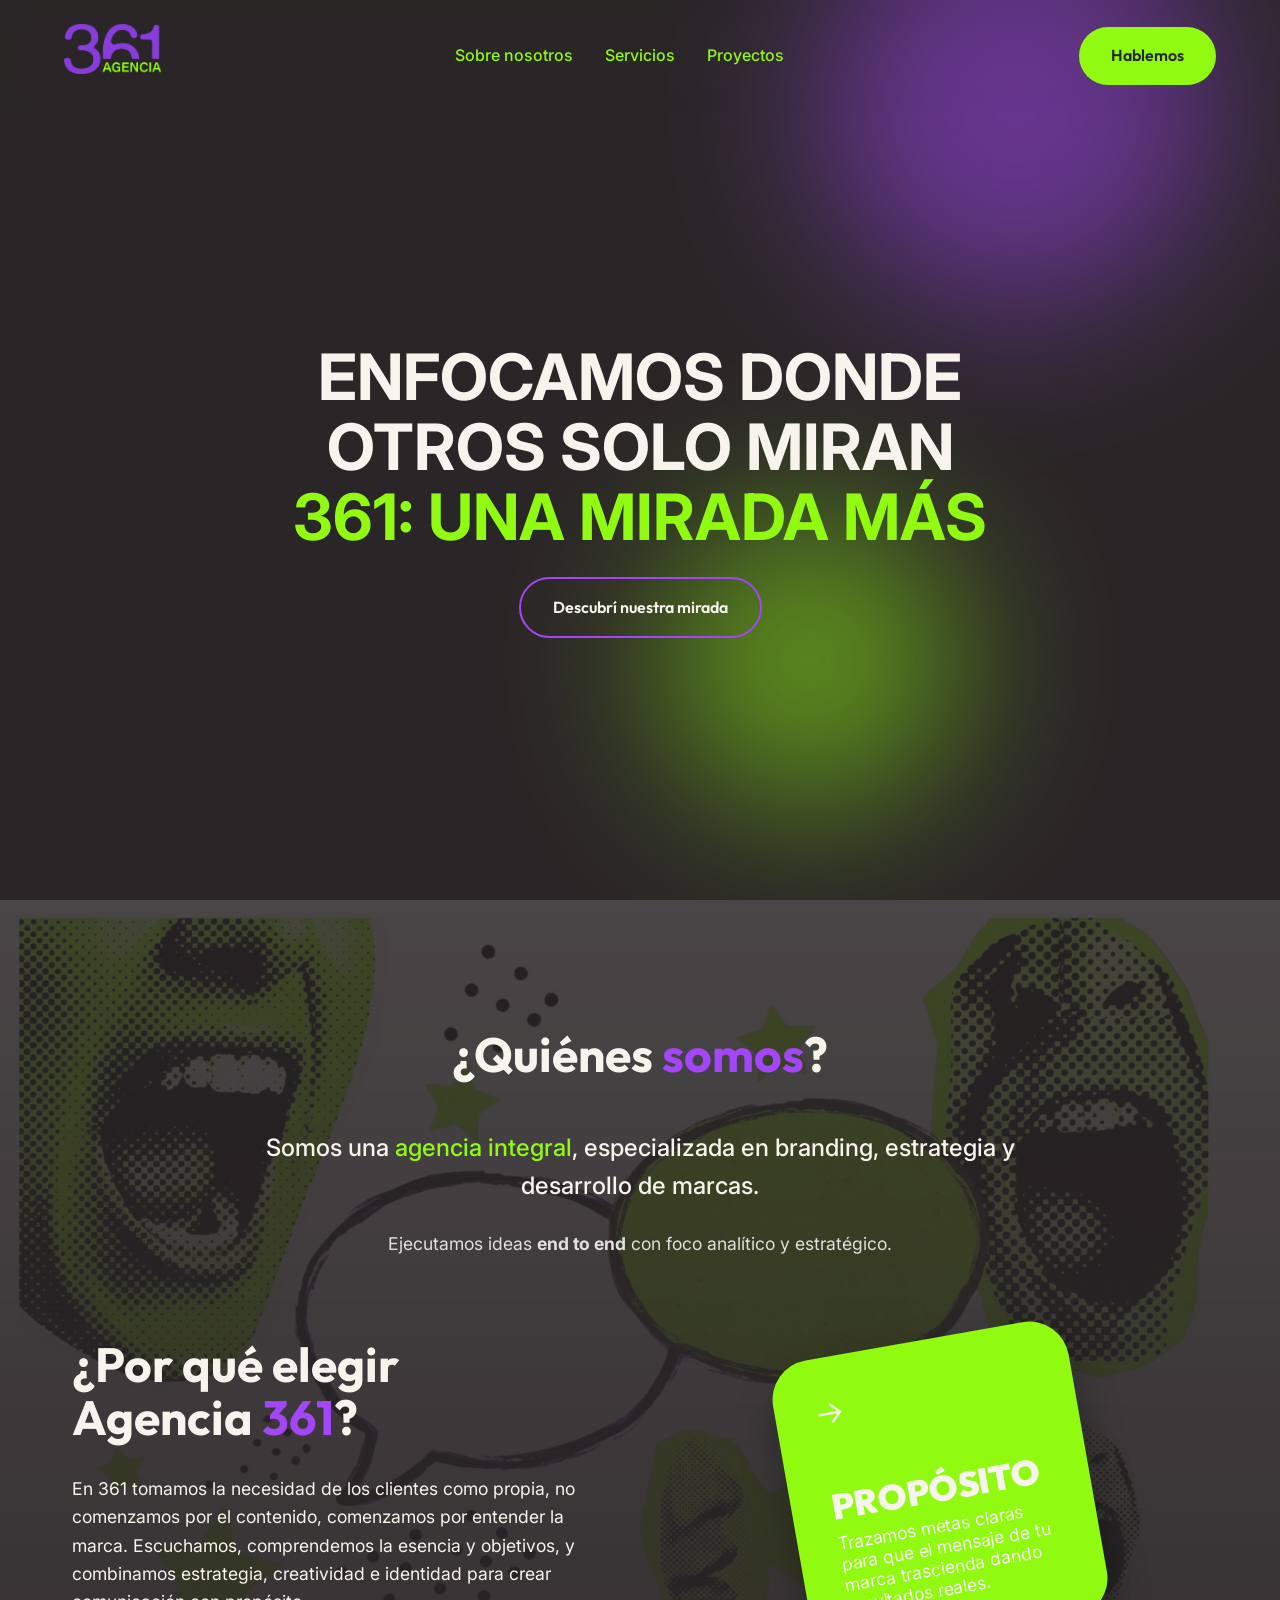
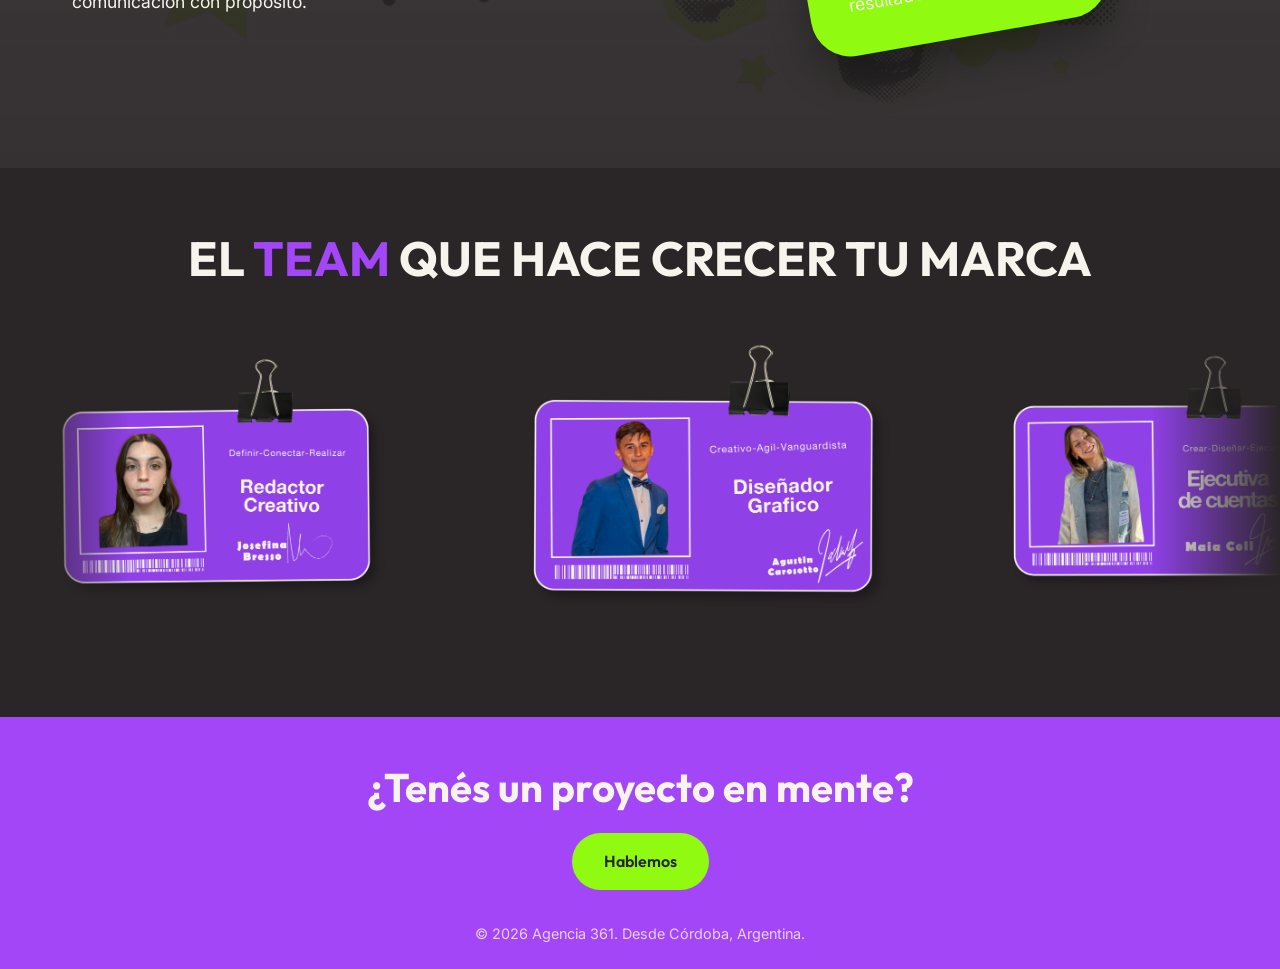
<file: index.html>
<!DOCTYPE html>
<html lang="es">

<head>
    <meta charset="UTF-8">
    <meta name="viewport" content="width=device-width, initial-scale=1.0">
    <title>361 Agencia | Una mirada más</title>
    <link rel="stylesheet" href="style.css">
    <link rel="preconnect" href="https://fonts.googleapis.com">
    <link rel="preconnect" href="https://fonts.gstatic.com" crossorigin>
    <link href="https://fonts.googleapis.com/css2?family=Inter:wght@400;500&family=Outfit:wght@700;900&display=swap"
        rel="stylesheet">
    <script src="https://cdnjs.cloudflare.com/ajax/libs/gsap/3.12.5/gsap.min.js"></script>
    <script src="main.js"></script>
</head>

<body>
    <!-- Cursor personalizado -->
    <div id="cursor"></div>

    <!-- Navegación -->
    <nav class="navbar">
        <div class="logo">
            <a href="index.html"><img src="img/PRINC - COLOR.png" alt="361 Agencia"></a>
        </div>
        <ul class="nav-links">
            <!-- Actualizamos el link al nuevo ID -->
            <li><a href="#sobre-nosotros">Sobre nosotros</a></li>
            <li><a href="servicios.html">Servicios</a></li>
            <li><a href="proyectos.html">Proyectos</a></li>
        </ul>
        <a href="https://whatsapp.com" class="btn-primary">Hablemos</a>
    </nav>

    <!-- Hero Section -->
    <header class="hero section-reveal">
        <div class="hero-content">
            <h1>Enfocamos donde otros solo miran<br><span class="highlight-green">361: una mirada más</span></h1>
            <a href="#sobre-nosotros" class="btn-secondary">Descubrí nuestra mirada</a>
        </div>
        <!-- Elementos decorativos (Blobs) -->
        <div class="blob blob-purple"></div>
        <div class="blob blob-green"></div>
    </header>

    <!-- SOBRE NOSOTROS (Unificado: Filosofía + Misión/Visión) -->
    <section id="sobre-nosotros" class="about-us section-reveal">
        <div class="container">

            <!-- 1. Bloque Introductorio Centrado -->
            <div style="text-align: center; margin-bottom: 5rem;">
                <h2 class="section-title">¿Quiénes <span class="highlight-purple">somos</span>?</h2>
                <p class="large-text" style="max-width: 800px; margin: 0 auto 1.5rem;">
                    Somos una <span class="highlight-green">agencia integral</span>, especializada en branding,
                    estrategia y desarrollo de marcas.
                </p>
                <p style="max-width: 800px; margin: 0 auto; color: #e0e0e0; font-size: 1.1rem;">
                    Ejecutamos ideas <strong>end to end</strong> con foco analítico y estratégico.
                </p>
            </div>

            <!-- 2. Bloque Dividido (Misión y Visión) -->
            <div class="split-layout">
                <div class="split-text">
                    <!-- Sobrescribimos el centrado global para que este título quede a la izquierda -->
                    <h2 class="section-title" style="text-align: left; margin-bottom: 2rem;">¿Por qué elegir<br> Agencia
                        <span class="highlight-purple">361</span>?</h2>
                    <p>En 361 tomamos la necesidad de los clientes como propia, no comenzamos por el contenido,
                        comenzamos por entender la marca. Escuchamos,
                        comprendemos la esencia y objetivos, y combinamos estrategia, creatividad e identidad para crear
                        comunicación con propósito.</p>
                </div>
                <div class="split-visual">
                    <div class="split-visual">
                        <div class="box-361" id="valores-box">
                            <!-- El contenido se inyectará dinámicamente con JS -->
                            <div class="valores-content" id="valores-content">
                                <!-- Acá irán la flecha, el título y el subtítulo -->
                            </div>
                        </div>
                    </div>
                </div>
            </div>

        </div>
    </section>


    <section class="infinite-carousel section-reveal">
        <h2 class="section-title" style="text-align: center; margin-bottom: 3rem;">EL <span
                class="highlight-purple">TEAM</span> QUE HACE CRECER TU MARCA</h2>

        <div class="carousel-wrapper">
            <div class="carousel-track" id="team-track">
            </div>
        </div>
    </section>

    <!-- Footer -->
    <footer id="contacto">
        <div class="container">
            <h2>¿Tenés un proyecto en mente? </h2>
            <a href="https://whatsapp.com" class="btn-primary">Hablemos</a>
            <p class="footer-copy">© 2026 Agencia 361. Desde Córdoba, Argentina.</p>
        </div>
    </footer>


</body>

</html>
</file>
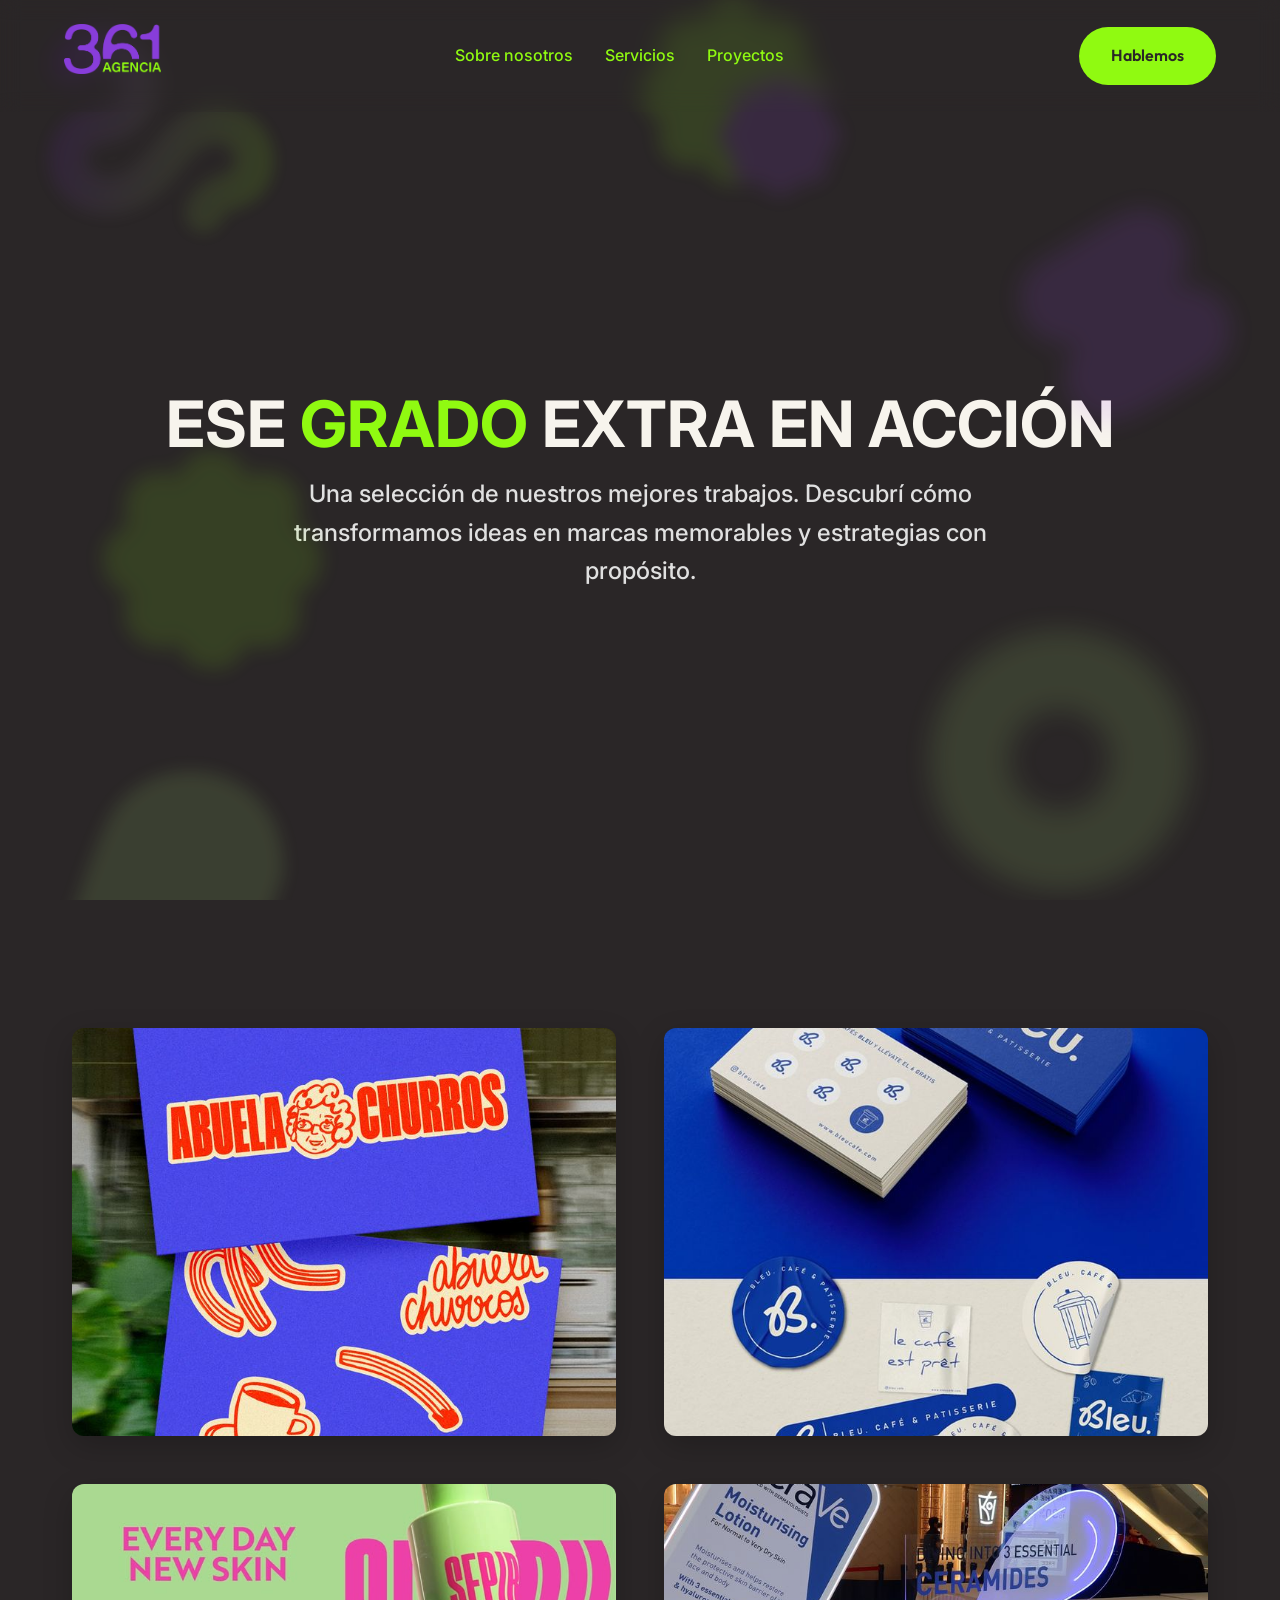
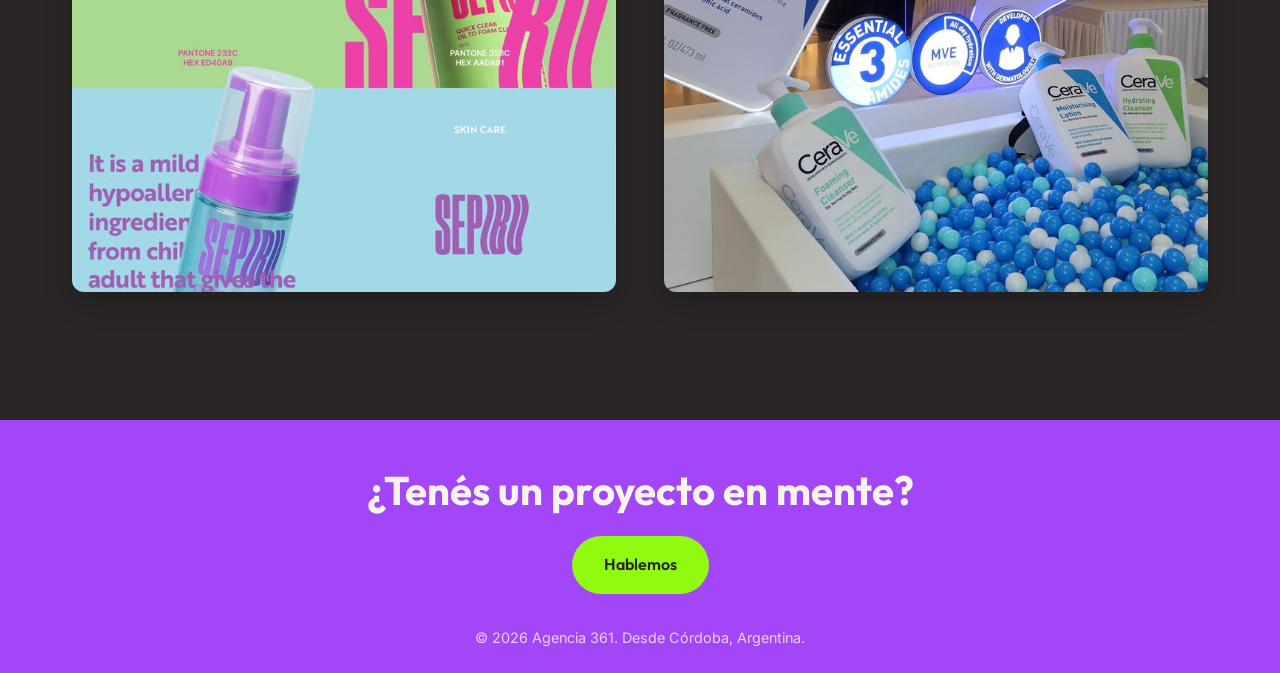
<file: proyectos.html>
<!DOCTYPE html>
<html lang="es">

<head>
    <meta charset="UTF-8">
    <meta name="viewport" content="width=device-width, initial-scale=1.0">
    <title>Proyectos | 361 Agencia</title>
    <link rel="stylesheet" href="style.css">
    <link rel="preconnect" href="https://fonts.googleapis.com">
    <link rel="preconnect" href="https://fonts.gstatic.com" crossorigin>
    <link href="https://fonts.googleapis.com/css2?family=Inter:wght@400;500&family=Outfit:wght@700;900&display=swap"
        rel="stylesheet">
    <script src="https://cdnjs.cloudflare.com/ajax/libs/gsap/3.12.5/gsap.min.js"></script>
</head>

<body>
    <!-- Cursor personalizado global -->
    <div id="cursor"></div>

    <nav class="navbar">
        <div class="logo">
            <a href="index.html"><img src="img/PRINC - COLOR.png" alt="361 Agencia"></a>
        </div>
        <ul class="nav-links">
            <!-- Actualizamos el link al nuevo ID -->
            <li><a href="index.html#sobre-nosotros">Sobre nosotros</a></li>
            <li><a href="servicios.html">Servicios</a></li>
            <li><a href="proyectos.html">Proyectos</a></li>
        </ul>
        <a href="https://whatsapp.com" class="btn-primary">Hablemos</a>
    </nav>

    <!-- NUEVO HERO DE PROYECTOS (100vh) -->
    <header class="projects-hero">
        <div class="container" id="hero-text-content">
            <h1 class="section-title-proyectos" style="margin-bottom: 1rem;">Ese <span
                    class="highlight-green">grado</span> extra en acción</h1>
            <p class="large-text" style="max-width: 700px; margin: 0 auto; color: #e0e0e0;">
                Una selección de nuestros mejores trabajos. Descubrí cómo transformamos ideas en marcas memorables y
                estrategias con propósito.
            </p>
        </div>
        <div class="global-bg-decorations">
            <img src="./img/ELEMENTOS/Recurso%2032.png" class="bg-element el-4" alt="">
            <img src="./img/ELEMENTOS/Recurso%2036.png" class="bg-element el-5" alt="">
            <img src="./img/ELEMENTOS/Recurso%2038.png" class="bg-element el-6" alt="">
            <img src="./img/ELEMENTOS/Recurso%2022.png" class="bg-element el-1" alt="">
            <img src="./img/ELEMENTOS/Recurso%2024.png" class="bg-element el-2" alt="">
            <img src="./img/ELEMENTOS/Recurso%2028.png" class="bg-element el-3" alt="">
        </div>
    </header>

    <!-- Grilla de Proyectos (2x2) -->
    <section class="projects section-reveal">

        <div class="container">
            <div class="projects-grid">

                <!-- Proyecto 1 -->
                <div class="project-card">
                    <img src="img/PROYECTOS/1.jpeg" alt="Proyecto 1" class="img-base">
                    <img src="img/PROYECTOS/1.2.jpeg" alt="Proyecto 1 hover" class="img-hover">
                    <div class="project-info">
                        <h3>Abuela Churros</h3>
                        <p>Branding & Identidad</p>
                    </div>
                </div>

                <!-- Proyecto 2 -->
                <div class="project-card">
                    <img src="img/PROYECTOS/2.jpeg" alt="Proyecto 2" class="img-base">
                    <img src="img/PROYECTOS/2.2.jpeg" alt="Proyecto 2 hover" class="img-hover">
                    <div class="project-info">
                        <h3>Bleu Cafeteria</h3>
                        <p>Branding & Identidad</p>
                    </div>
                </div>

                <!-- Proyecto 3 -->
                <div class="project-card">
                    <img src="img/PROYECTOS/3.jpeg" alt="Proyecto 3" class="img-base">
                    <img src="img/PROYECTOS/3.2.jpeg" alt="Proyecto 3 hover" class="img-hover">
                    <div class="project-info">
                        <h3>Sepibu Cosméticos</h3>
                        <p>Campaña Publicitaria</p>
                    </div>
                </div>

                <!-- Proyecto 4 -->
                <div class="project-card">
                    <img src="img/PROYECTOS/4.jpeg" alt="Proyecto 4" class="img-base">
                    <img src="img/PROYECTOS/4.2.jpeg" alt="Proyecto 4 hover" class="img-hover">
                    <div class="project-info">
                        <h3>CeraVe</h3>
                        <p>Evento</p>
                    </div>
                </div>

            </div>
        </div>
    </section>
    <div class="global-bg-decorations">
        <img src="./img/ELEMENTOS/Recurso%2022.png" class="bg-element el-1" alt="">
        <img src="./img/ELEMENTOS/Recurso%2024.png" class="bg-element el-2" alt="">
        <img src="./img/ELEMENTOS/Recurso%2028.png" class="bg-element el-3" alt="">
        <img src="./img/ELEMENTOS/Recurso%2032.png" class="bg-element el-4" alt="">
        <img src="./img/ELEMENTOS/Recurso%2036.png" class="bg-element el-5" alt="">
        <img src="./img/ELEMENTOS/Recurso%2038.png" class="bg-element el-6" alt="">
    </div>
    <!-- Footer -->
    <footer id="contacto">
        <div class="container">
            <h2>¿Tenés un proyecto en mente? </h2>
            <a href="https://whatsapp.com" class="btn-primary">Hablemos</a>
            <p class="footer-copy">© 2026 Agencia 361. Desde Córdoba, Argentina.</p>
        </div>
    </footer>

    <!-- Vinculamos el script principal -->
    <script src="main.js"></script>
</body>

</html>
</file>
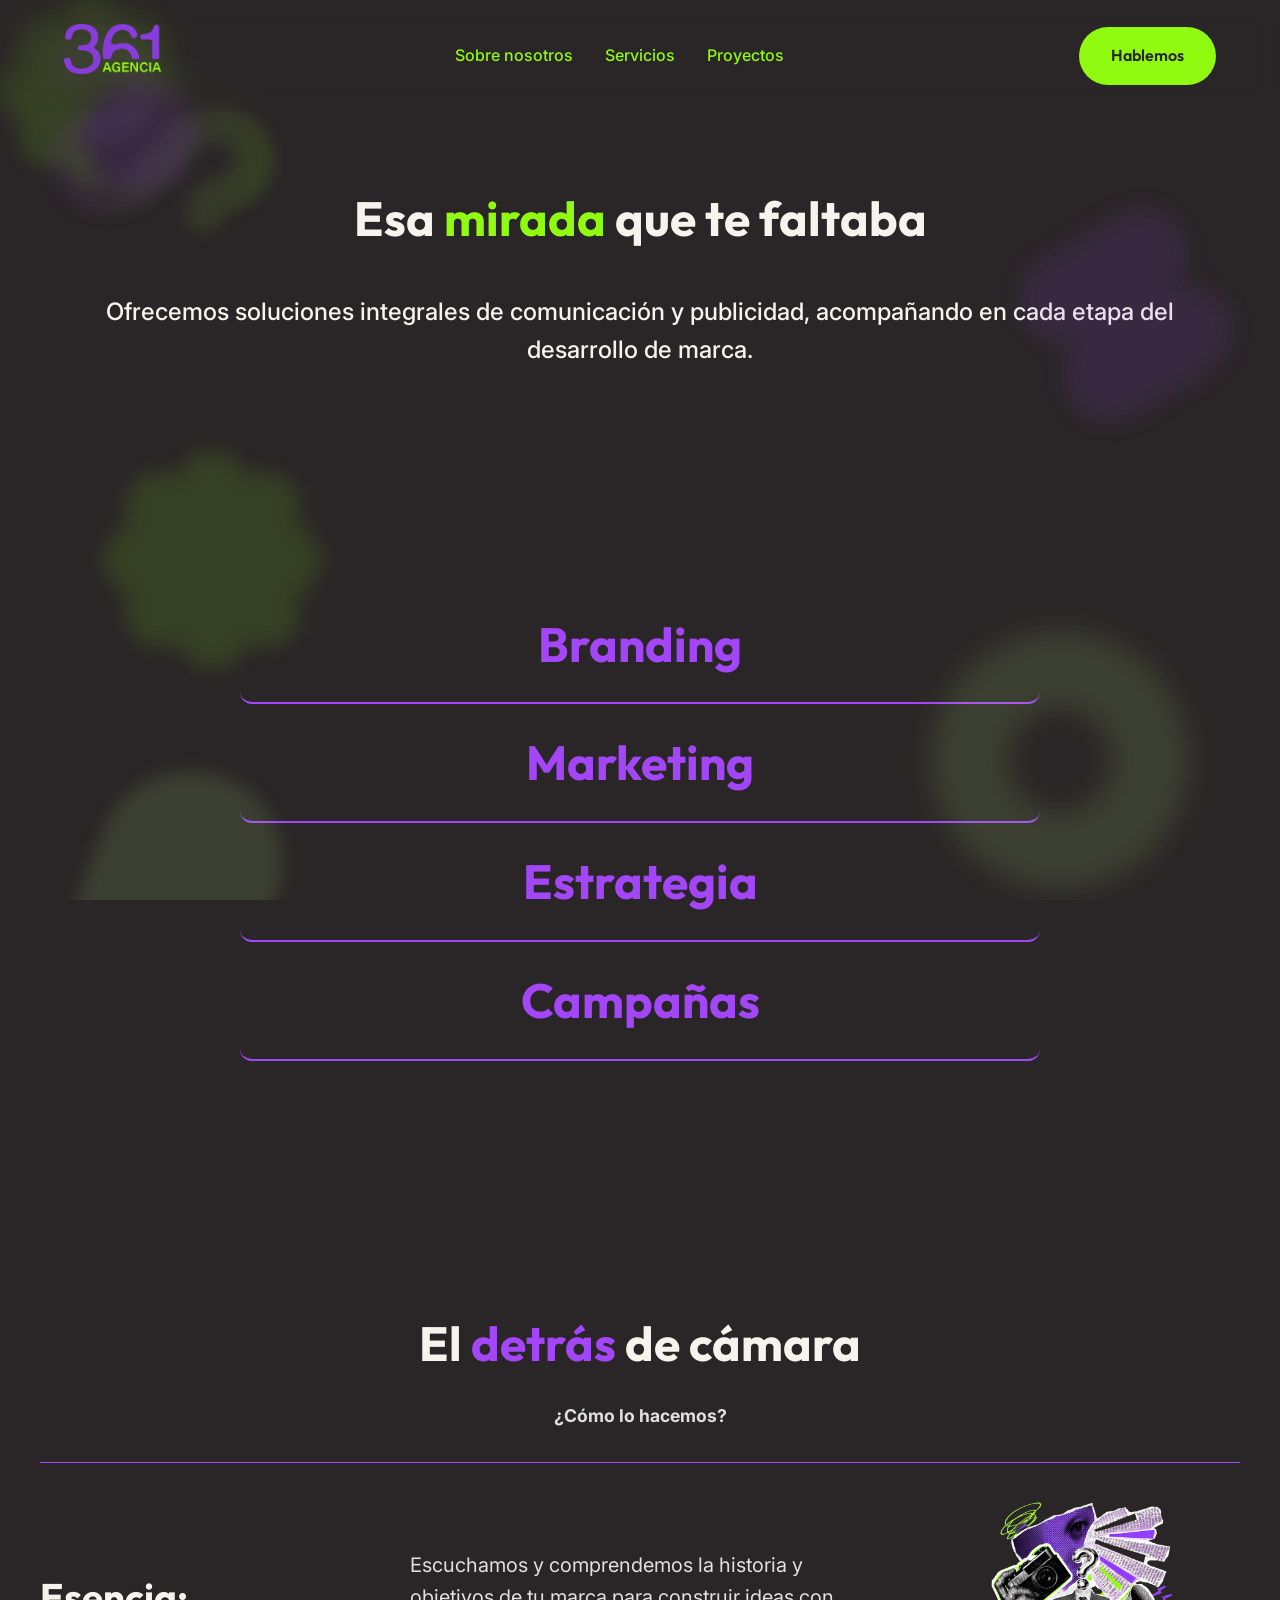
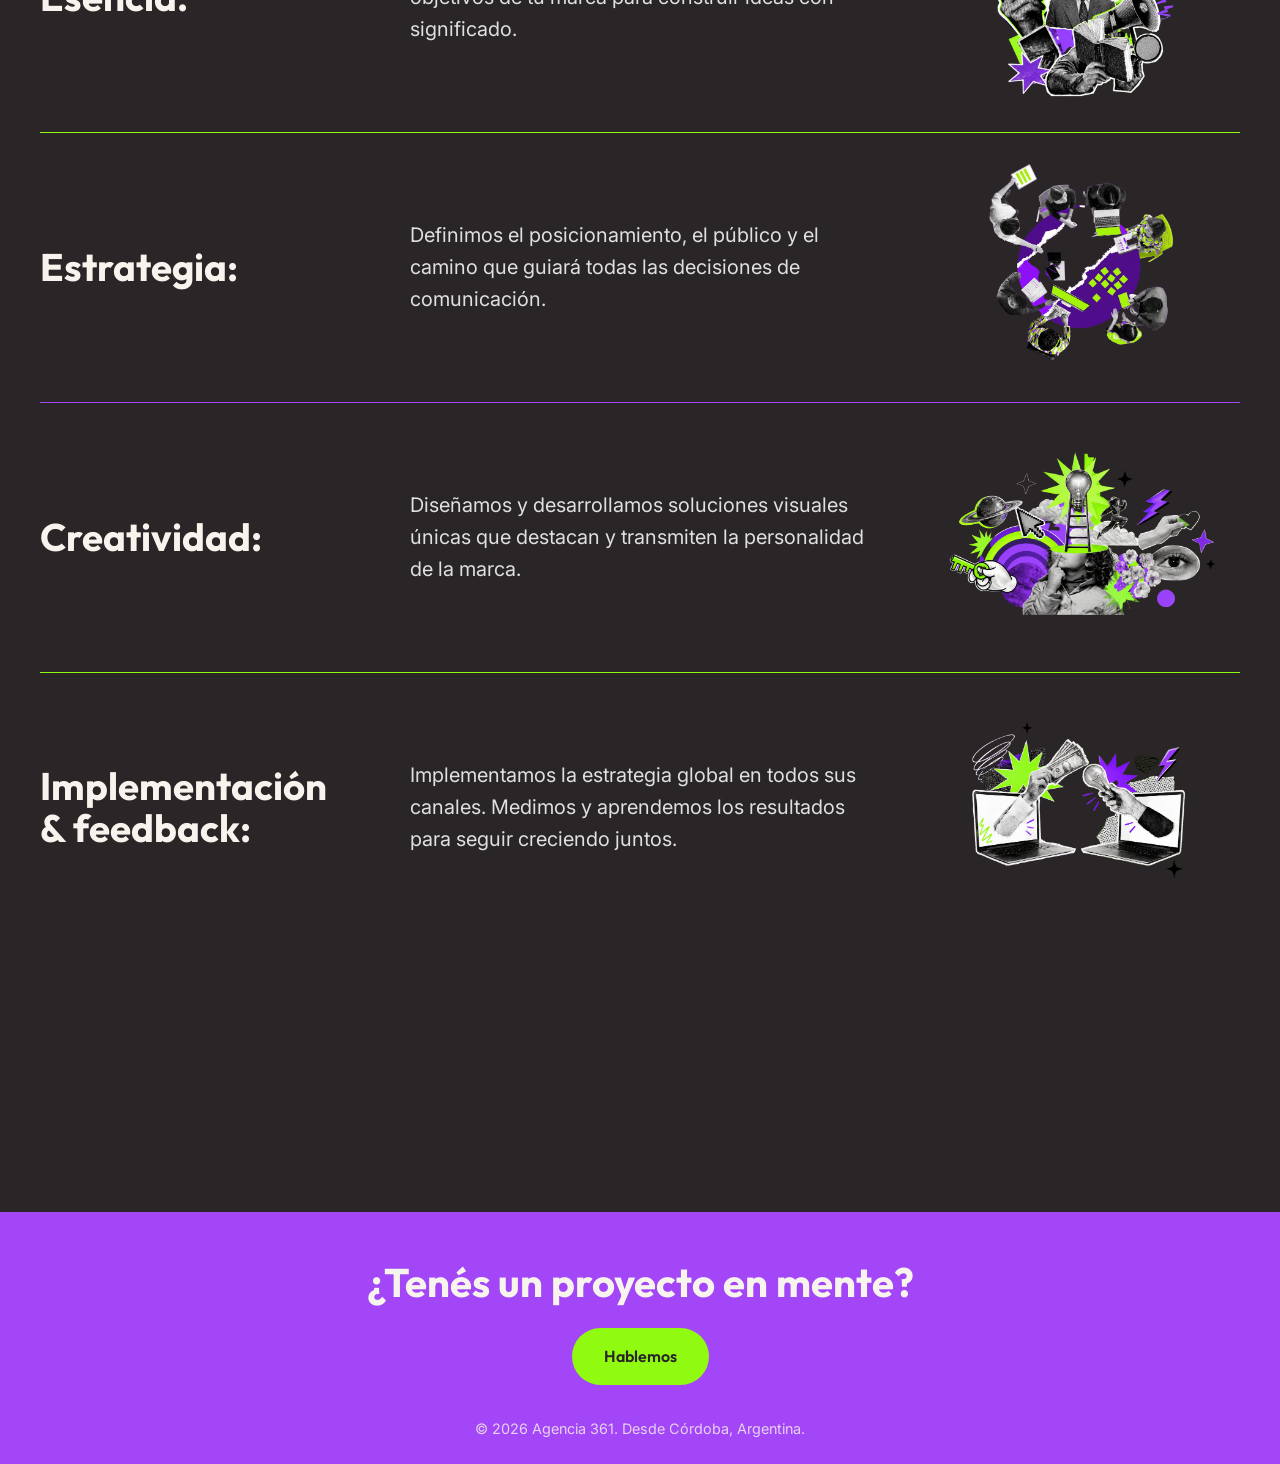
<file: servicios.html>
<!DOCTYPE html>
<html lang="es">

<head>
    <meta charset="UTF-8">
    <meta name="viewport" content="width=device-width, initial-scale=1.0">
    <title>Servicios | 361 Agencia</title>
    <link rel="stylesheet" href="style.css">
    <link rel="preconnect" href="https://fonts.googleapis.com">
    <link rel="preconnect" href="https://fonts.gstatic.com" crossorigin>
    <link href="https://fonts.googleapis.com/css2?family=Inter:wght@400;500&family=Outfit:wght@700;900&display=swap"
        rel="stylesheet">
    <script src="https://cdnjs.cloudflare.com/ajax/libs/gsap/3.12.5/gsap.min.js"></script>
    <script src="main.js"></script>
</head>

<body>

    <!-- Cursor personalizado -->
    <div id="cursor"></div>
    <div id="cursor"></div>

    <nav class="navbar">
        <div class="logo">
            <a href="index.html"><img src="img/PRINC - COLOR.png" alt="361 Agencia"></a>
        </div>
        <ul class="nav-links">
            <!-- Actualizamos el link al nuevo ID -->
            <li><a href="index.html#sobre-nosotros">Sobre nosotros</a></li>
            <li><a href="servicios.html">Servicios</a></li>
            <li><a href="proyectos.html">Proyectos</a></li>
        </ul>
        <a href="https://whatsapp.com" class="btn-primary">Hablemos</a>
    </nav>

    <!-- Header simple para la página de servicios -->
    <header class="page-header" style="padding: 12rem 0 4rem; text-align: center;">
        <div class="container">
            <h1 class="section-title">Esa <span class="highlight-green">mirada</span> que te faltaba</h1>
            <p class="large-text">Ofrecemos soluciones integrales de comunicación y publicidad, acompañando en cada
                etapa del desarrollo de marca.</p>
        </div>
    </header>




    <section id="servicios" class="services section-reveal">
        <div class="container">
            <div class="services-list">

                <!-- Servicio 1 -->
                <div class="service-item">
                    <!-- NUEVA IMAGEN DE FONDO -->
                    <img src="./img/BACKGROUND/7.png" class="service-bg-img" alt="Branding Background">

                    <div class="service-header">
                        <h3 class="service-title">Branding</h3>
                    </div>

                    <div class="service-content">
                        <div class="service-inner">
                            <div class="service-card-expanded">
                                <p>Construimos marcas con identidad, capaces de generar emociones y diferenciarse.</p>
                            </div>
                        </div>
                    </div>

                    <img src="./img/ELEMENTOS/Recurso 22.png" class="side-graphic left" alt="">
                </div>

                <!-- Servicio 2 -->
                <div class="service-item">
                    <!-- NUEVA IMAGEN DE FONDO -->
                    <img src="./img/BACKGROUND/5.png" class="service-bg-img" alt="Marketing Background">

                    <div class="service-header">
                        <h3 class="service-title">Marketing</h3>
                    </div>

                    <div class="service-content">
                        <div class="service-inner">
                            <div class="service-card-expanded">
                                <p>Gestión de redes, producción de contenido y planificación de medios de calidad.</p>
                            </div>
                        </div>
                    </div>

                    <img src="./img/ELEMENTOS/Recurso 29.png" class="side-graphic right" alt="">
                </div>

                <!-- Servicio 3 -->
                <div class="service-item">
                    <!-- NUEVA IMAGEN DE FONDO -->
                    <img src="./img/BACKGROUND/4.png" class="service-bg-img" alt="Estrategia Background">

                    <div class="service-header">
                        <h3 class="service-title">Estrategia</h3>
                    </div>

                    <div class="service-content">
                        <div class="service-inner">
                            <div class="service-card-expanded">
                                <p>Cada idea que pensamos tiene un propósito y responde a una estrategia que desarrollamos con compromiso.</p>
                            </div>
                        </div>
                    </div>

                    <img src="./img/ELEMENTOS/Recurso 24.png" class="side-graphic left" alt="">
                </div>

                <!-- Servicio 4 -->
                <div class="service-item">
                    <!-- NUEVA IMAGEN DE FONDO -->
                    <img src="./img/BACKGROUND/6.png" class="service-bg-img" alt="Campañas Background">

                    <div class="service-header">
                        <h3 class="service-title">Campañas</h3>
                    </div>

                    <div class="service-content">
                        <div class="service-inner">
                            <div class="service-card-expanded">
                                <p>No creamos acciones aisladas, buscamos coherencia y sentido. ¡Queremos que tu marca
                                    impacte!</p>
                            </div>
                        </div>
                    </div>

                    <img src="./img/ELEMENTOS/Recurso 38.png" class="side-graphic right" alt="">
                </div>

            </div>
        </div>
    </section>

    <!-- NUEVA SECCIÓN: NUESTRO MÉTODO -->
    <section class="methodology">
        
        <div class="container">
            <div class="section-header">
                <h2 class="section-title" style="margin-bottom: 2rem;">El <span class="highlight-purple">detrás</span> de cámara</h2>
                <p class="small-text"><strong>¿Cómo lo hacemos?</strong></p>
            </div>
        </div>

        <div class="global-bg-decorations">
            <img src="./img/ELEMENTOS/Recurso%2022.png" class="bg-element el-1" alt="">
            <img src="./img/ELEMENTOS/Recurso%2024.png" class="bg-element el-2" alt="">
            <img src="./img/ELEMENTOS/Recurso%2028.png" class="bg-element el-3" alt="">
            <img src="./img/ELEMENTOS/Recurso%2032.png" class="bg-element el-4" alt="">
            <img src="./img/ELEMENTOS/Recurso%2036.png" class="bg-element el-5" alt="">
            <img src="./img/ELEMENTOS/Recurso%2038.png" class="bg-element el-6" alt="">
        </div>
        <ul class="method-list">
            <li class="method-step">
                <div class="step-name">Esencia:</div>
                <div class="step-desc">Escuchamos y comprendemos la historia y objetivos de tu marca para construir
                    ideas con significado.</div>
                <!-- NUEVO: LA IMAGEN A LA DERECHA -->
                <div class="step-image">
                    <img src="./img/SERVICIOS/3.png" alt="Esencia">
                </div>
            </li>

            <li class="method-step">
                <div class="step-name">Estrategia:</div>
                <div class="step-desc">Definimos el posicionamiento, el público y el camino que guiará todas las
                    decisiones de comunicación.</div>
                <div class="step-image">
                    <img src="./img/SERVICIOS/5.png" alt="Estrategia">
                </div>
            </li>

            <li class="method-step">
                <div class="step-name">Creatividad:</div>
                <div class="step-desc">Diseñamos y desarrollamos soluciones visuales únicas que destacan
                    y transmiten la personalidad de la marca.</div>
                <div class="step-image">
                    <img src="./img/SERVICIOS/2.png" alt="Creatividad">
                </div>
            </li>

            <li class="method-step">
                <div class="step-name">Implementación & feedback:</div>
                <div class="step-desc">Implementamos la estrategia global en todos sus canales. Medimos y aprendemos los
                    resultados para seguir creciendo juntos.</div>
                <div class="step-image">
                    <img src="./img/SERVICIOS/4.png" alt="Implementación">
                </div>
            </li>
        </ul>
    </section>

    <!-- Footer -->
    <footer id="contacto">
        <div class="container">
            <h2>¿Tenés un proyecto en mente? </h2>
            <a href="https://whatsapp.com" class="btn-primary">Hablemos</a>
            <p class="footer-copy">© 2026 Agencia 361. Desde Córdoba, Argentina.</p>
        </div>
    </footer>

</body>

</html>
</file>
<file: style.css>
/* --- VARIABLES DE MARCA --- */
:root {
    /* Paleta Oficial */
    --color-purple: #a346f7;
    /* Passion Purple[cite: 2] */
    --color-green: #90fa11;
    /* Electric Green[cite: 2] */
    --color-white: #f7f4ed;
    /* Reputation White[cite: 2] */
    --color-black: #2a2627;
    /* Mistery Black[cite: 2] */

    /* Fuentes */
    --font-heading: 'Outfit', sans-serif;
    --font-body: 'Inter', sans-serif;

    /* Espaciados y estructura */
    --transition: all 0.3s ease;
    --radius: 12px;
}

/* --- RESET & GLOBALES --- */
* {
    margin: 0;
    padding: 0;
    box-sizing: border-box;
}

html {
    scroll-behavior: smooth;
}

/* --- CONFIGURACIÓN GENERAL DEL BODY --- */
body {
    background-color: var(--color-black);
    color: var(--color-white);
    font-family: var(--font-body);
    line-height: 1.6;
    overflow-x: hidden;
    position: relative; /* <-- ESTO ES LO ÚNICO QUE FALTABA AGREGAR */
}

/* Aseguramos que el contenido principal flote por encima del fondo decorativo */
section, header, footer, .navbar {
    position: relative;
    z-index: 2; 
}

/* --- ELEMENTOS DECORATIVOS GLOBALES (BLUR FIJO DE FONDO) --- */
.global-bg-decorations {
    position: fixed; /* Cambiamos a fixed para que cubra toda la pantalla de punta a punta */
    top: 0;
    left: 0;
    width: 100vw;
    height: 100vh;
    pointer-events: none; /* Nunca interfiere con los clics */
    z-index: 1; /* Por detrás de las secciones */
    overflow: hidden;
}

.bg-element {
    position: absolute;
    width: 200px;
    height: auto;
    opacity: 0.12; /* Sutil tipo marca de agua */
    filter: blur(10px); /* Efecto esmerilado */
}

/* --- DISPERSIÓN POR TODA LA PÁGINA --- */
.el-1 {
    top: 5%;
    left: 3%;
    width: 240px;
    transform: rotate(15deg);
    filter: blur(8px);
}

.el-2 {
    top: 25%;
    right: 5%;
    width: 180px;
    transform: rotate(-30deg);
    filter: blur(12px);
}

.el-3 {
    top: 50%;
    left: 8%;
    width: 220px;
    transform: rotate(45deg);
    filter: blur(10px);
}

.el-4 {
    top: 70%;
    right: 7%;
    width: 260px;
    transform: rotate(-15deg);
    filter: blur(14px);
}

.el-5 {
    top: 85%;
    left: 5%;
    width: 190px;
    transform: rotate(20deg);
    filter: blur(9px);
}

h1,
h2,
h3,
h4 {
    font-family: var(--font-heading);
    line-height: 1.1;
}

a {
    text-decoration: none;
}

ul {
    list-style: none;
}

.container {
    max-width: 1200px;
    margin: 0 auto;
    padding: 0 2rem;
}

/* --- UTILIDADES --- */
.highlight-green {
    color: var(--color-green);
}

.highlight-purple {
    color: var(--color-purple);
}

.btn-primary-hero {
    color: var(--color-green);
    display: inline-block;
    padding: 1rem 2rem;
    border-radius: 50px;
    font-weight: 600;
    font-family: var(--font-heading);
    transition: var(--transition);
    cursor: pointer;
    border: solid var(--color-green) 2px;
}

.btn-primary-hero:hover {
    border: solid var(--color-white) 2px;
    color: var(--color-white);
    transform: translateY(-3px);
}

.btn-primary,
.btn-secondary {
    display: inline-block;
    padding: 1rem 2rem;
    border-radius: 50px;
    font-weight: 600;
    font-family: var(--font-heading);
    transition: var(--transition);
    cursor: pointer;
}

.btn-primary {
    background-color: var(--color-green);
    color: var(--color-black);
}

.btn-primary:hover {
    background-color: var(--color-white);
    transform: translateY(-3px);
}

.btn-secondary {
    background-color: transparent;
    color: var(--color-white);
    border: 2px solid var(--color-purple);
}

.btn-secondary:hover {
    background-color: var(--color-purple);
    transform: translateY(-3px);
}

/* --- ENCABEZADOS DE SECCIÓN CENTRADOS --- */
.section-header {
    display: flex;
    flex-direction: column;
    align-items: center;
    /* Centra los elementos horizontalmente */
    text-align: center;
    /* Asegura que el texto en sí esté centrado */
    width: 100%;
}

/* --- NAVEGACIÓN --- */
.navbar {
    display: flex;
    justify-content: space-between;
    align-items: center;
    padding: 1.5rem 5%;
    position: fixed;
    width: 100%;
    top: 0;
    z-index: 100;
    backdrop-filter: blur(10px);
}

.logo {
    font-size: 2rem;
    font-family: var(--font-heading);
    font-weight: 900;
    color: var(--color-white);
}

.logo img {
    max-height: 50px;
}

.nav-links {
    display: flex;
    gap: 2rem;
}

.nav-links a {
    color: var(--color-green);
    font-weight: 500;
    transition: var(--transition);
}

.nav-links a:hover {
    color: var(--color-green);
}

/* --- REEMPLAZAR ESTA PARTE EN TU STYLE.CSS --- */

/* HERO SECTION */
.hero {
    /* Cambiamos height por min-height para mayor adaptabilidad */
    min-height: 100vh;

    background-color: var(--color-black);
    color: var(--color-white);

    display: flex;
    align-items: center;
    justify-content: center;
    position: relative;

    /* Le damos un respiro superior para que no choque con la navbar fija */
    padding-top: 120px;
    /* Le damos padding inferior por si la pantalla es muy chica */
    padding-bottom: 40px;
}

/* Animaciones fluidas de fondo (se mantienen igual) */
.hero::before {
    content: '';
    position: absolute;
    width: 50vw;
    height: 50vw;
    background: var(--passion-purple);
    filter: blur(120px);
    border-radius: 50%;
    top: -20%;
    left: -10%;
    opacity: 0.3;
    animation: float 8s ease-in-out infinite;
}

.hero::after {
    content: '';
    position: absolute;
    width: 40vw;
    height: 40vw;
    background: var(--electric-green);
    filter: blur(100px);
    border-radius: 50%;
    bottom: -10%;
    right: -10%;
    opacity: 0.2;
    animation: float 10s ease-in-out infinite alternate;
}

@keyframes float {
    0% {
        transform: translateY(0px) scale(1);
    }

    50% {
        transform: translateY(40px) scale(1.05);
    }

    100% {
        transform: translateY(0px) scale(1);
    }
}

.hero-content {
    position: relative;
    z-index: 10;
    width: 100%;
    max-width: 900px;
    padding: 0 20px;

    /* Flexbox en columna para apilar H1, P y Botón en el centro absoluto */
    display: flex;
    flex-direction: column;
    align-items: center;
    /* Centra los elementos horizontalmente */
    justify-content: center;
    /* Centra los elementos verticalmente */
    text-align: center;
    /* Asegura que el texto interno esté alineado al medio */
}

.hero h1 {
    font-family: var(--font-headers);
    font-size: clamp(2.5rem, 5vw, 4.5rem);
    line-height: 1.1;
    margin-bottom: 1.5rem;
    text-transform: uppercase;
}



.hero p {
    font-size: 1.25rem;
    margin-bottom: 2.5rem;
    color: #e0e0e0;
    max-width: 600px;
    /* Al usar flex-direction: column, el margin auto ya no es obligatorio, 
       pero mantenemos text-align center por prolijidad */
    text-align: center;
}

/* Animaciones decorativas (Blobs estilo branding 361) */
.blob {
    position: absolute;
    filter: blur(80px);
    border-radius: 50%;
    z-index: -1;
    /* <-- Cambiá esto para que vayan por detrás */
    opacity: 0.5;
    animation: float 10s infinite alternate ease-in-out;
    pointer-events: none;
}

.blob-purple {
    width: 400px;
    height: 400px;
    background: var(--color-purple);
    top: -10%;
    right: 5%;
}

.blob-green {
    width: 300px;
    height: 300px;
    background: var(--color-green);
    bottom: 10%;
    right: 25%;
    animation-delay: -5s;
}

@keyframes float {
    0% {
        transform: translate(0, 0) scale(1);
    }

    100% {
        transform: translate(50px, 50px) scale(1.1);
    }
}

/* --- SECCIONES GENÉRICAS --- */
section {
    padding: 8rem 0;
}

.section-title {
    font-size: 3rem;
    margin-bottom: 3rem;
    text-align: center;
}

.large-text {
    font-size: 1.5rem;
    margin-bottom: 1.5rem;
    font-weight: 500;
}

.small-text {
    max-width: 800px;
    color: #e0e0e0;
    font-size: 1.1rem;
    padding-bottom: 2rem;
}

/* --- SERVICIOS (ACORDEÓN Y GRÁFICOS LATERALES) --- */
.services {
    background-color: var(--color-black);
    color: var(--color-black);
    position: relative;
    /* Importante para que los z-index funcionen bien */
}

.services-list {
    display: flex;
    flex-direction: column;
    gap: 0;
    max-width: 800px;
    margin: 0 auto;
}

/* --- EL CONTENEDOR DEL SERVICIO --- */
.service-item {
    border-bottom: 2px solid var(--color-purple);
    /* Le sumamos padding a los costados para que el texto respire del borde de la imagen */
    padding: 2rem 2rem; 
    cursor: pointer;
    transition: border-color 0.4s ease;
    
    /* ESTO ES CLAVE PARA LA IMAGEN DE FONDO */
    position: relative; 
    border-radius: var(--radius); /* Bordes redondeados sutiles */
    overflow: hidden; /* Evita que la imagen sobresalga al hacer el zoom-out */
}

.service-item:hover {
    border-bottom-color: var(--color-green);
}

/* Para que el texto e interacciones queden por encima de la imagen de fondo */
.service-header, 
.service-content {
    position: relative;
    z-index: 2; 
}

/* --- TÍTULO DEL SERVICIO --- */
.service-header {
    display: flex;
    align-items: center;
    justify-content: center;
}

.service-title {
    font-size: clamp(2rem, 4vw, 3rem);
    color: var(--color-purple);
    margin: 0;
    transition: all 0.4s ease;
    text-align: center;
}

.service-item:hover .service-title {
    color: var(--color-green);
}

/* --- LA MAGIA: IMAGEN DE FONDO QUE APARECE --- */
.service-bg-img {
    position: absolute;
    top: 0;
    left: 0;
    width: 100%;
    height: 100%;
    object-fit: cover; /* Asegura que llene toda la caja sin deformarse */
    z-index: 0; /* Se va al fondo de todo */
    
    /* Filtro oscuro para asegurar que el título y la card se sigan leyendo */
    filter: brightness(0.35) saturate(1.2); 
    
    /* Estado inicial invisible y con un poco de zoom in */
    opacity: 0;
    transform: scale(1.1);
    transition: all 0.6s cubic-bezier(0.16, 1, 0.3, 1);
    pointer-events: none; /* Evita que moleste al hacer clic */
}

/* Al pasar el mouse por el servicio, la imagen se revela y hace un zoom out */
.service-item:hover .service-bg-img {
    opacity: 1;
    transform: scale(1);
}

/* --- MAGIA DEL ACORDEÓN --- */
.service-content {
    display: grid;
    grid-template-rows: 0fr;
    transition: grid-template-rows 0.5s cubic-bezier(0.16, 1, 0.3, 1);
}

.service-item:hover .service-content {
    grid-template-rows: 1fr;
}

.service-inner {
    overflow: hidden;
}

/* --- LA NUEVA CARD DESPLEGABLE RECTANGULAR --- */
.service-card-expanded {
    /* 
       Acá pasamos tu Passion Purple (#a346f7) a formato RGB (163, 70, 247).
       El '0.4' final es la transparencia (40% de color, 60% transparente).
       Podés subirlo a 0.6 si lo querés más oscuro, o bajarlo a 0.2 para más transparencia. 
    */
    background-color: rgba(163, 70, 247, 0.4); 
    
    /* ESTA ES LA MAGIA DEL ESMERILADO */
    backdrop-filter: blur(0.5px);
    -webkit-backdrop-filter: blur(12px); /* Soporte para Safari */
    
    border-radius: var(--radius);
    margin-top: 1.5rem;
    margin-bottom: 1rem;
    padding: 4rem 3rem;
    min-height: 200px;
    display: flex;
    align-items: center;
    border-bottom: 4px solid var(--color-green);
    
    /* Animación extra para que el texto aparezca suave */
    opacity: 0;
    transform: translateY(-10px);
    transition: all 0.4s ease 0.1s;
}

.service-item:hover .service-card-expanded {
    opacity: 1;
    transform: translateY(0);
}

.service-card-expanded p {
    font-size: 1.25rem;
    color: var(--color-white);
    margin: 0;
    line-height: 1.6;
    text-align: center;
}

/* --- ANIMACIÓN DE IMÁGENES LATERALES --- */
.side-graphic {
    position: fixed;
    /* Anclado a la pantalla (viewport) */
    top: 50%;
    transform: translateY(-50%);
    width: 250px;
    /* Ajustá este tamaño según tus imágenes */
    height: auto;
    z-index: 50;
    /* Por encima del fondo pero por debajo del navbar */
    opacity: 0;
    pointer-events: none;
    /* Evita que la imagen interfiera con el mouse/hover */
    transition: all 0.6s cubic-bezier(0.16, 1, 0.3, 1);
}

.side-graphic.left {
    left: -300px;
    /* Escondido fuera de la pantalla a la izquierda */
}

.side-graphic.right {
    right: -300px;
    /* Escondido fuera de la pantalla a la derecha */
}

/* Al hacer hover en el ítem, las imágenes correspondientes entran a la pantalla */
.service-item:hover .side-graphic.left {
    left: 5vw;
    opacity: 1;
}

.service-item:hover .side-graphic.right {
    right: 5vw;
    opacity: 1;
}

/* En celulares anulamos las imágenes laterales para que no tapen la pantalla */
@media (max-width: 900px) {
    .side-graphic {
        display: none;
    }

    .service-item:hover .service-title {
        transform: translateX(10px);
    }
}

.service-card h3 {
    font-size: 1.5rem;
    margin-bottom: 1rem;
}

/* --- DIFERENCIAL (SPLIT LAYOUT) --- */
.split-layout {
    display: flex;
    align-items: center;
    gap: 4rem;
}

.split-text {
    flex: 1;
}

.split-text p {
    margin-bottom: 1.5rem;
    font-size: 1.1rem;
}

.bold-statement {
    font-size: 1.3rem;
    color: var(--color-green);
    border-left: 4px solid var(--color-purple);
    padding-left: 1.5rem;
    margin-top: 2rem;
}

.split-visual {
    flex: 1;
    display: flex;
    justify-content: center;
}

/* --- CAJA 361 ROTATORIA (CSS PURO) --- */
.box-361 {
    width: 300px;
    height: 300px;
    border-radius: 40px;
    transform: rotate(-10deg);
    transition: transform 0.3s ease, background-color 0.5s ease-in-out;
    box-shadow: 0 20px 40px rgba(0, 0, 0, 0.3);

    /* Flexbox para alinear el contenido interno */
    display: flex;
    flex-direction: column;
    justify-content: center;
    padding: 2.5rem;

    /* El fondo inicial, luego JS lo cambia */
    background-color: var(--color-green);
}

.box-361:hover {
    transform: rotate(0deg) scale(1.05);
}

/* El contenedor del texto, que usaremos para hacer el fade de opacidad */
.valores-content {
    opacity: 1;
    transition: opacity 0.5s ease-in-out;
    display: flex;
    flex-direction: column;
    justify-content: center;
    height: 100%;
}

/* Estilos de las partes internas de la caja */
.valores-arrow {
    font-size: 2rem;
    margin-bottom: auto;
    /* Empuja el título hacia el medio */
    line-height: 1;
}

.valores-title {
    font-family: var(--font-heading);
    font-size: 2.2rem;
    font-weight: 900;
    text-transform: uppercase;
    line-height: 1;
    margin-bottom: 0.5rem;
}

.valores-subtitle {
    font-family: var(--font-body);
    font-size: 1.1rem;
    line-height: 1.2;
    font-weight: 400;
}




/* --- METODOLOGÍA (EFECTO STICKY SCROLL) --- */
/* --- METODOLOGÍA (STICKY CON IMAGEN A LA DERECHA) --- */
.methodology {
    padding: 8rem 0;
    background-color: var(--color-black);
    /* El extra de scroll para que se apilen */
    padding-bottom: 30vh;
}

.method-list {
    list-style: none;
    position: relative;
    padding: 0;
    /* Ocupamos el 90% del ancho de la ventana y centramos */
    width: min(95vw, 1200px);
    margin: 0 auto;
}

.method-step {
    /* Efecto Sticky original */
    position: sticky;
    top: 5vh;
    height: 30vh;
    background-color: var(--color-black);

    /* ACÁ ESTÁ EL CAMBIO: 3 columnas (Título | Descripción | Imagen) */
    display: grid;
    grid-template-columns: minmax(180px, 1fr) minmax(0, 1.5fr) minmax(200px, 1fr);
    gap: 4rem;
    align-items: center;
    
    border-top: 1px solid var(--color-purple);
}

/* Colores alternados de las líneas originales */
.method-step:nth-child(odd) {
    border-top-color: var(--color-purple);
}

.method-step:nth-child(even) {
    border-top-color: var(--color-green);
}

.step-name {
    font-family: var(--font-heading);
    font-size: clamp(2rem, 3vw, 3rem);
    color: var(--color-white);
    font-weight: 700;
    line-height: 1.1;
}

.step-desc {
    font-size: 1.25rem;
    color: #e0e0e0;
    max-width: 600px;
}

/* --- LO NUEVO: LA IMAGEN --- */
.step-image {
    width: 100%;
    /* Un poco menos que los 30vh del contenedor para que respire con la línea */
    height: 24vh; 
    border-radius: var(--radius);
    overflow: hidden;
}

.step-image img {
    width: 100%;
    height: 100%;
    object-fit: cover;
}

/* --- FOOTER --- */
footer {
    background: var(--color-purple);
    text-align: center;
    /* Redujimos el padding superior e inferior */
    padding: 3rem 0 1.5rem;
}

footer h2 {
    /* Achicamos apenitas la fuente y el margen para que encaje mejor */
    font-size: 2.5rem;
    margin-bottom: 1.5rem;
}

.footer-copy {
    /* Redujimos el margen superior a la mitad */
    margin-top: 2rem;
    font-size: 0.9rem;
    opacity: 0.8;
}


/* --- CURSOR PERSONALIZADO Y ANIMACIÓN GSAP --- */
#cursor {
    position: fixed;
    top: 0;
    left: 0;
    width: 15px;
    height: 15px;
    background-color: var(--color-green);
    border-radius: 50%;
    pointer-events: none;
    z-index: 9999;
    transform: translate(-50%, -50%);
    opacity: 0;
}

/* Ocultamos el cursor del sistema para que solo se vea el verde */


/* Las imágenes que deja la estela */
.trail-image {
    position: absolute;
    top: 0;
    left: 0;

    /* Hacemos los elementos mucho más pequeños */
    width: clamp(60px, 8vw, 120px);
    height: auto;
    /* Mantiene la proporción original exacta del PNG */

    object-fit: contain;
    /* Garantiza que el gráfico jamás se recorte */
    pointer-events: none;
    /* Crucial para que no bloqueen los botones de abajo */

    /* Eliminamos box-shadow, aspect-ratio y border-radius que limitaban la forma */
}

/* --- PROYECTOS (Grilla 2x2 y Hover Effect) --- */
.projects {
    padding-bottom: 8rem;
}

.projects-grid {
    display: grid;
    grid-template-columns: repeat(2, 1fr);
    /* Crea exactamente 2 columnas */
    gap: 3rem;
}

.project-card {
    position: relative;
    border-radius: var(--radius);
    overflow: hidden;
    aspect-ratio: 4/3;
    /* Mantiene proporción rectangular horizontal uniforme */
    cursor: pointer;
    background-color: var(--color-black);
    box-shadow: 0 10px 30px rgba(0, 0, 0, 0.2);
}

/* Configuramos ambas imágenes superpuestas */
.project-card img {
    position: absolute;
    top: 0;
    left: 0;
    width: 100%;
    height: 100%;
    object-fit: cover;
    transition: opacity 0.6s ease, transform 0.6s ease;
}

/* La segunda imagen arranca invisible */
.project-card .img-hover {
    opacity: 0;
}

/* Animaciones al pasar el mouse */
.project-card:hover .img-base {
    opacity: 0;
    transform: scale(1.05);
    /* Pequeño zoom out */
}

.project-card:hover .img-hover {
    opacity: 1;
    transform: scale(1.05);
    /* Pequeño zoom in al revelar */
}

/* Información del proyecto (título y categoría) */
.project-info {
    position: absolute;
    bottom: 0;
    left: 0;
    width: 100%;
    padding: 3rem 2rem 2rem;

    /* Degradado para oscurecer la base y asegurar que el texto se lea bien */
    background: linear-gradient(to top, rgba(42, 38, 39, 0.95), transparent);
    color: var(--color-white);

    /* El texto arranca un poco más abajo y transparente */
    transform: translateY(20px);
    opacity: 0;
    transition: all 0.4s ease;
    z-index: 10;
}

.project-card:hover .project-info {
    transform: translateY(0);
    opacity: 1;
}

.project-info h3 {
    font-size: 1.8rem;
    margin-bottom: 0.2rem;
    color: var(--color-green);
    font-family: var(--font-heading);
}

.project-info p {
    font-size: 1rem;
    opacity: 0.9;
}

/* --- HERO DE PROYECTOS (100VH) --- */
.projects-hero {
    height: 100vh;
    display: flex;
    align-items: center;
    justify-content: center;
    text-align: center;
    background-color: var(--color-black);
    position: relative;
    /* Evita que el navbar pise el texto visualmente */
    padding-top: 80px;
}

#hero-text-content {
    /* Optimiza el rendimiento de las animaciones en el navegador */
    will-change: transform, opacity;
    transform-origin: center center;
}

.section-title-proyectos {
    font-family: var(--font-headers);
    font-size: clamp(2.5rem, 5vw, 4.5rem);
    line-height: 1.1;
    margin-bottom: 1.5rem;
    text-transform: uppercase;
}

/* --- CARRUSEL INFINITO --- */
.infinite-carousel {
    padding: 4rem 0; /* Un padding más chico para que actúe como un separador */
    background-color: var(--color-black);
    width: 100%;
    overflow: hidden; /* Oculta todo lo que se salga de la pantalla */
}

.carousel-wrapper {
    width: 100%;
    display: flex;
    overflow: hidden;
    
    /* Máscara opcional: difumina los bordes izquierdo y derecho para un efecto más limpio */
    -webkit-mask-image: linear-gradient(to right, transparent, black 10%, black 90%, transparent);
    mask-image: linear-gradient(to right, transparent, black 10%, black 90%, transparent);
}

.carousel-track {
    display: flex;
    gap: 1rem; /* Espacio entre los rectángulos */
    padding: 0;
    
    /* El track mide el ancho de todo su contenido */
    width: max-content; 
    
    /* Animación lineal, continua y que dura 20 segundos */
    animation: scroll-infinito 20s linear infinite;
}

/* Detalle pro: Si el usuario pasa el mouse, el carrusel frena para que pueda mirar/cliquear */
.carousel-wrapper:hover .carousel-track {
    animation-play-state: paused;
}

/* Los rectángulos horizontales de prueba */
.carousel-item {
    /* Definimos un alto base que se adapte a la pantalla */
    height: clamp(200px, 25vw, 350px); 
    
    /* ACÁ ESTÁ LA MAGIA: Le pasamos las medidas exactas de tus PNG */
    aspect-ratio: 2000 / 1414; 
    
    border-radius: var(--radius);
    flex-shrink: 0;
    overflow: hidden; 
    display: block; 
}


.carousel-item img {
    width: 100%;
    height: 100%; 
    
    /* Como la caja ahora tiene la misma proporción que la foto, 'cover' o 'contain' funcionan perfecto sin recortar nada */
    object-fit: cover; 
    display: block; 
}

.about-us {
    /* El linear-gradient actúa como un "vidrio polarizado" oscuro. 
       El segundo valor es la ruta a tu imagen real */
    background-image: 
        linear-gradient(rgba(42, 38, 39, 0.85), rgba(42, 38, 39, 0.95)), 
        url('./img/BACKGROUND/1.jpeg');
        
    background-size: cover; /* Hace que la foto ocupe todo el ancho sin deformarse */
    background-position: center; /* Centra la foto */
    
    /* ESTA LÍNEA ES LA MAGIA: Crea el efecto parallax al scrollear */
    background-attachment: fixed; 
    
    /* Nos aseguramos de mantener un buen padding superior e inferior */
    padding: 8rem 0; 
}

/* La matemática de la animación */
@keyframes scroll-infinito {
    0% { 
        transform: translateX(0); 
    }
    100% { 
        /* Si tu gap es de 1rem, le restamos 0.5rem */
        transform: translateX(calc(-50% - 0.5rem)); 
    }
}



/* Responsive para dispositivos móviles */
@media (max-width: 768px) {
    .projects-grid {
        grid-template-columns: 1fr;
        /* Pasa a 1 sola columna en celular */
        gap: 2rem;
    }
}

/* --- RESPONSIVE --- */
@media (max-width: 768px) {
    .nav-links {
        display: none;
    }

    /* En un proyecto real acá iría el menú hamburguesa */
    .split-layout {
        flex-direction: column;
    }

    .hero h1 {
        font-size: 2.5rem;
    }
}

@media (max-width: 900px) {
    .method-step {
        grid-template-columns: 1fr;
        /* Apila todo en una columna */
        gap: 2rem;
        height: auto;
        /* Anula los 90vh en celular para que no quede raro */
        min-height: 80vh;
        padding-top: 3rem;
        align-items: start;
        align-content: center;
    }

}
</file>
